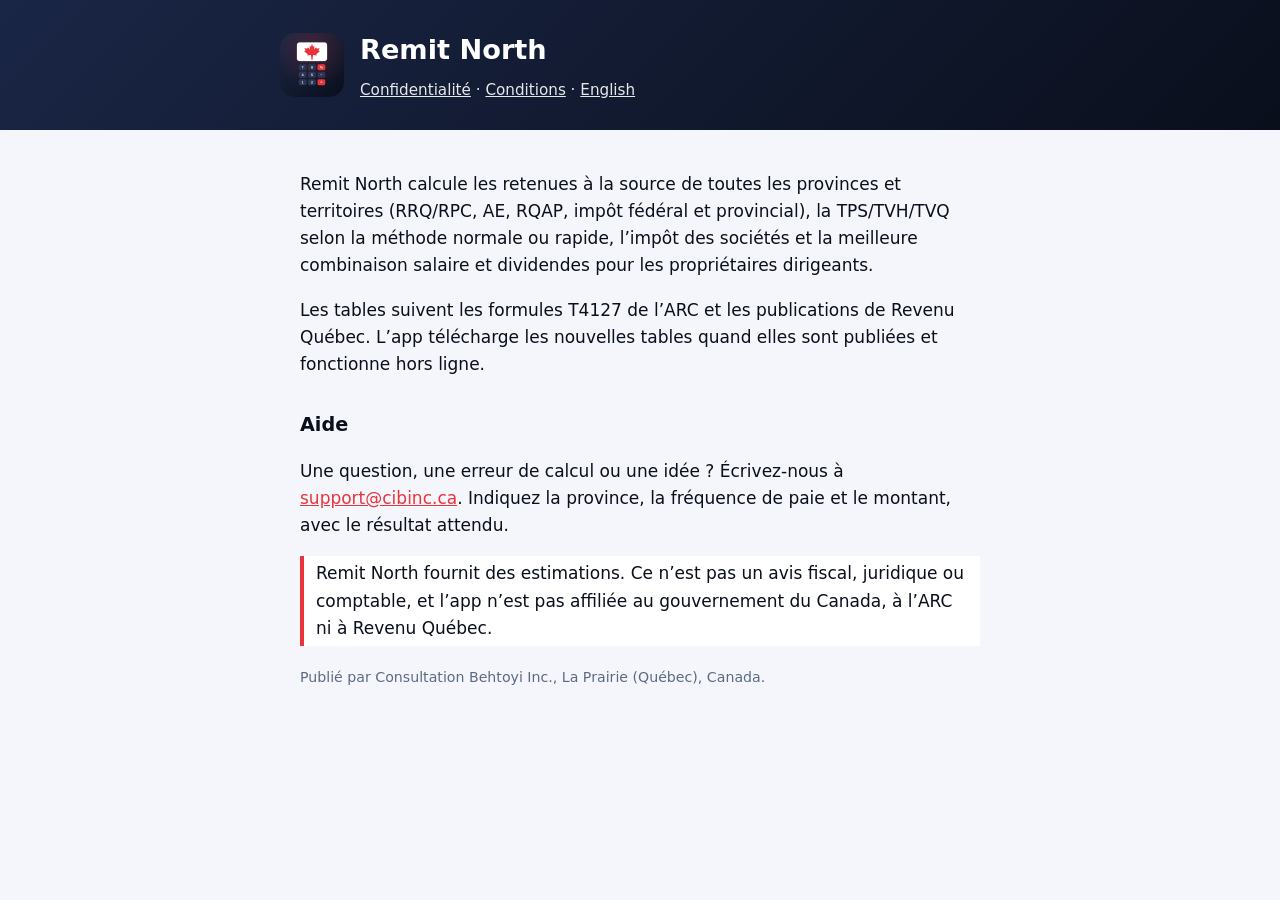
<file: index.html>
<!doctype html><html lang="fr-CA"><head><meta charset="utf-8"><meta name="viewport" content="width=device-width,initial-scale=1"><title>Remit North</title><link rel="stylesheet" href="style.css"><link rel="icon" href="icon.png"></head>
<body><header><div class="in"><img src="icon.png" alt=""><div><h1>Remit North</h1><nav><a href="privacy.html">Confidentialité</a> · <a href="terms.html">Conditions</a> · <a href="en/">English</a></nav></div></div></header>
<main>
<p>Remit North calcule les retenues à la source de toutes les provinces et territoires (RRQ/RPC, AE, RQAP, impôt fédéral et provincial), la TPS/TVH/TVQ selon la méthode normale ou rapide, l’impôt des sociétés et la meilleure combinaison salaire et dividendes pour les propriétaires dirigeants.</p>
<p>Les tables suivent les formules T4127 de l’ARC et les publications de Revenu Québec. L’app télécharge les nouvelles tables quand elles sont publiées et fonctionne hors ligne.</p>
<h2>Aide</h2>
<p>Une question, une erreur de calcul ou une idée ? Écrivez-nous à <a href="mailto:support@cibinc.ca">support@cibinc.ca</a>. Indiquez la province, la fréquence de paie et le montant, avec le résultat attendu.</p>
<p class="note">Remit North fournit des estimations. Ce n’est pas un avis fiscal, juridique ou comptable, et l’app n’est pas affiliée au gouvernement du Canada, à l’ARC ni à Revenu Québec.</p>
<p><small>Publié par Consultation Behtoyi Inc., La Prairie (Québec), Canada.</small></p>
</main></body></html>
</file>
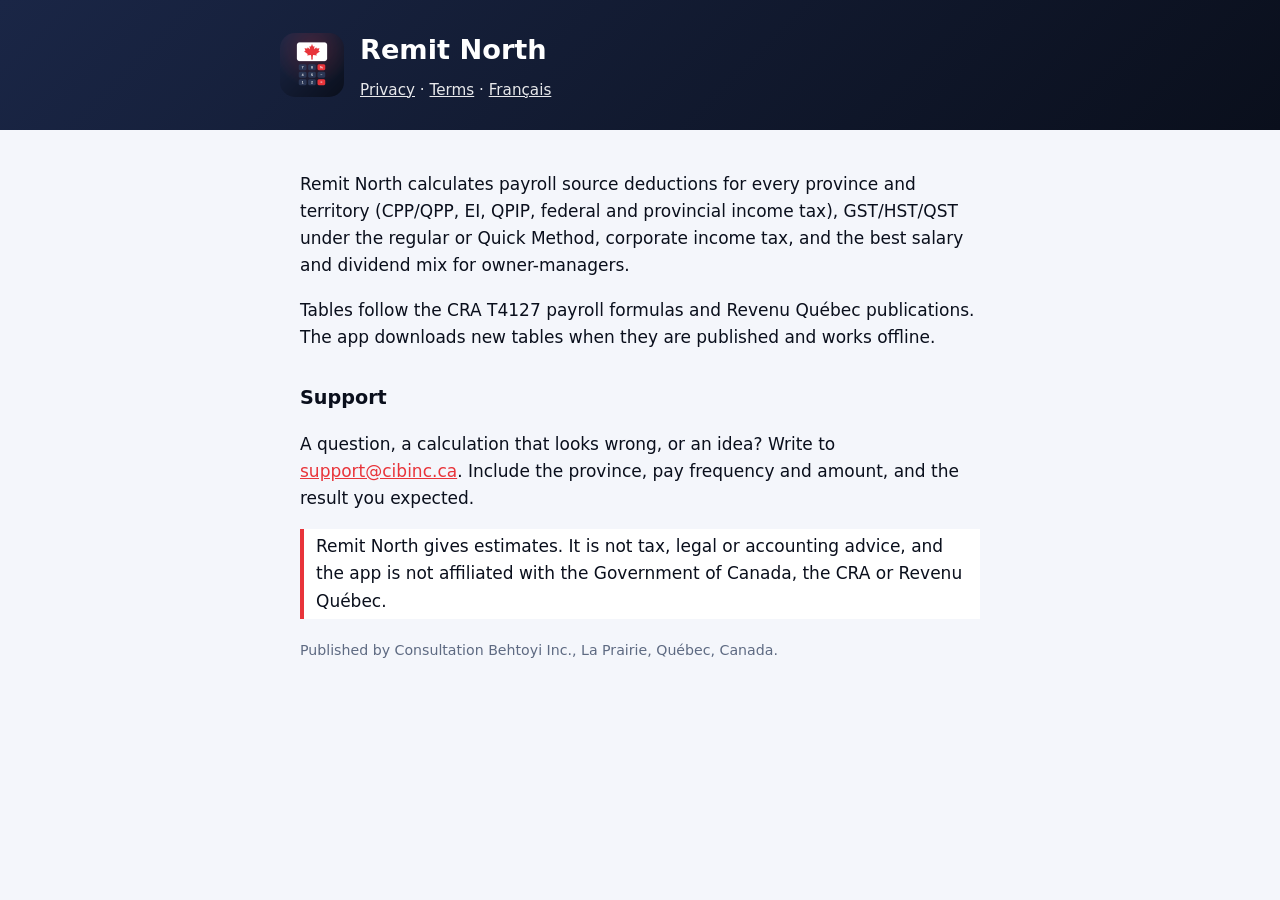
<file: en/index.html>
<!doctype html><html lang="en-CA"><head><meta charset="utf-8"><meta name="viewport" content="width=device-width,initial-scale=1"><title>Remit North</title><link rel="stylesheet" href="../style.css"><link rel="icon" href="../icon.png"></head>
<body><header><div class="in"><img src="../icon.png" alt=""><div><h1>Remit North</h1><nav><a href="privacy.html">Privacy</a> · <a href="terms.html">Terms</a> · <a href="../">Français</a></nav></div></div></header>
<main>
<p>Remit North calculates payroll source deductions for every province and territory (CPP/QPP, EI, QPIP, federal and provincial income tax), GST/HST/QST under the regular or Quick Method, corporate income tax, and the best salary and dividend mix for owner-managers.</p>
<p>Tables follow the CRA T4127 payroll formulas and Revenu Québec publications. The app downloads new tables when they are published and works offline.</p>
<h2>Support</h2>
<p>A question, a calculation that looks wrong, or an idea? Write to <a href="mailto:support@cibinc.ca">support@cibinc.ca</a>. Include the province, pay frequency and amount, and the result you expected.</p>
<p class="note">Remit North gives estimates. It is not tax, legal or accounting advice, and the app is not affiliated with the Government of Canada, the CRA or Revenu Québec.</p>
<p><small>Published by Consultation Behtoyi Inc., La Prairie, Québec, Canada.</small></p>
</main></body></html>
</file>
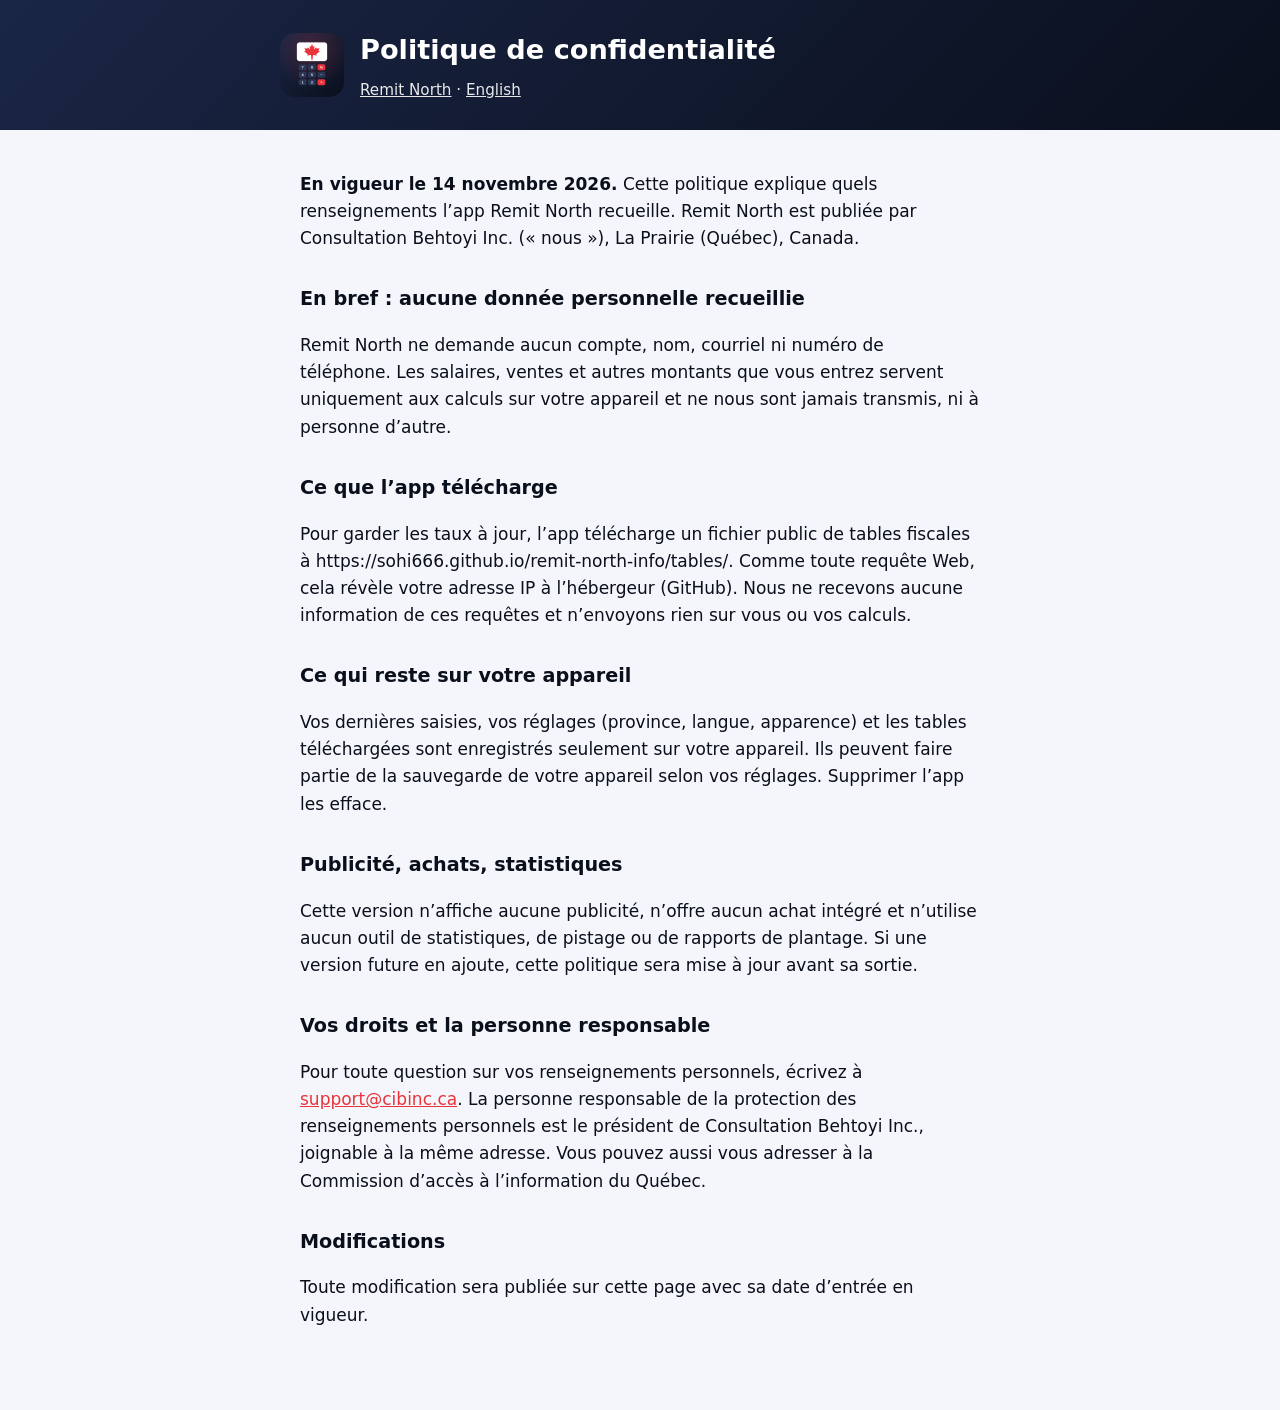
<file: privacy.html>
<!doctype html><html lang="fr-CA"><head><meta charset="utf-8"><meta name="viewport" content="width=device-width,initial-scale=1"><title>Politique de confidentialité</title><link rel="stylesheet" href="style.css"><link rel="icon" href="icon.png"></head>
<body><header><div class="in"><img src="icon.png" alt=""><div><h1>Politique de confidentialité</h1><nav><a href="index.html">Remit North</a> · <a href="en/privacy.html">English</a></nav></div></div></header>
<main>
<p><strong>En vigueur le 14 novembre 2026.</strong> Cette politique explique quels renseignements l’app Remit North recueille. Remit North est publiée par Consultation Behtoyi Inc. (« nous »), La Prairie (Québec), Canada.</p>
<h2>En bref : aucune donnée personnelle recueillie</h2>
<p>Remit North ne demande aucun compte, nom, courriel ni numéro de téléphone. Les salaires, ventes et autres montants que vous entrez servent uniquement aux calculs sur votre appareil et ne nous sont jamais transmis, ni à personne d’autre.</p>
<h2>Ce que l’app télécharge</h2>
<p>Pour garder les taux à jour, l’app télécharge un fichier public de tables fiscales à https://sohi666.github.io/remit-north-info/tables/. Comme toute requête Web, cela révèle votre adresse IP à l’hébergeur (GitHub). Nous ne recevons aucune information de ces requêtes et n’envoyons rien sur vous ou vos calculs.</p>
<h2>Ce qui reste sur votre appareil</h2>
<p>Vos dernières saisies, vos réglages (province, langue, apparence) et les tables téléchargées sont enregistrés seulement sur votre appareil. Ils peuvent faire partie de la sauvegarde de votre appareil selon vos réglages. Supprimer l’app les efface.</p>
<h2>Publicité, achats, statistiques</h2>
<p>Cette version n’affiche aucune publicité, n’offre aucun achat intégré et n’utilise aucun outil de statistiques, de pistage ou de rapports de plantage. Si une version future en ajoute, cette politique sera mise à jour avant sa sortie.</p>
<h2>Vos droits et la personne responsable</h2>
<p>Pour toute question sur vos renseignements personnels, écrivez à <a href="mailto:support@cibinc.ca">support@cibinc.ca</a>. La personne responsable de la protection des renseignements personnels est le président de Consultation Behtoyi Inc., joignable à la même adresse. Vous pouvez aussi vous adresser à la Commission d’accès à l’information du Québec.</p>
<h2>Modifications</h2>
<p>Toute modification sera publiée sur cette page avec sa date d’entrée en vigueur.</p>
</main></body></html>
</file>
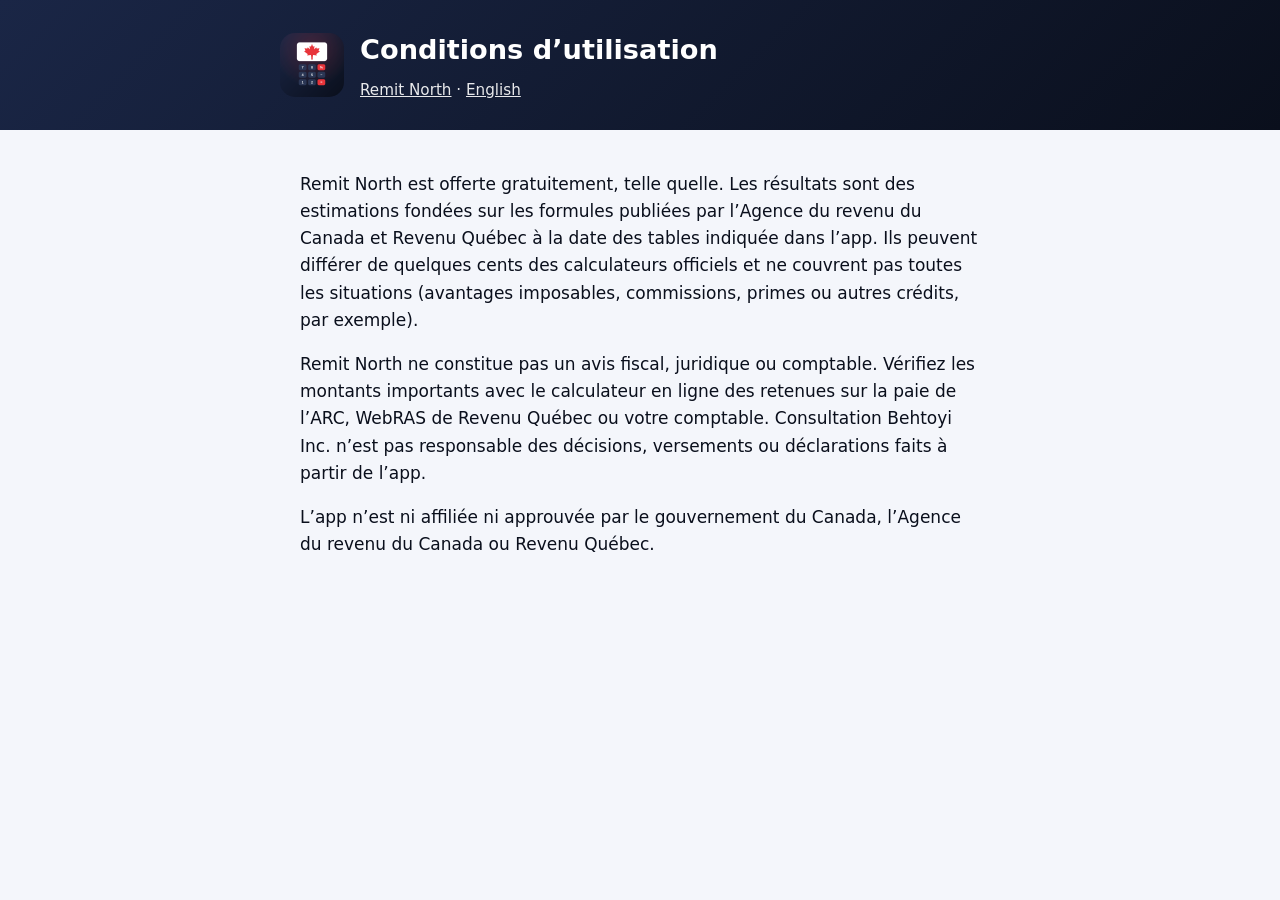
<file: terms.html>
<!doctype html><html lang="fr-CA"><head><meta charset="utf-8"><meta name="viewport" content="width=device-width,initial-scale=1"><title>Conditions d’utilisation</title><link rel="stylesheet" href="style.css"><link rel="icon" href="icon.png"></head>
<body><header><div class="in"><img src="icon.png" alt=""><div><h1>Conditions d’utilisation</h1><nav><a href="index.html">Remit North</a> · <a href="en/terms.html">English</a></nav></div></div></header>
<main>
<p>Remit North est offerte gratuitement, telle quelle. Les résultats sont des estimations fondées sur les formules publiées par l’Agence du revenu du Canada et Revenu Québec à la date des tables indiquée dans l’app. Ils peuvent différer de quelques cents des calculateurs officiels et ne couvrent pas toutes les situations (avantages imposables, commissions, primes ou autres crédits, par exemple).</p>
<p>Remit North ne constitue pas un avis fiscal, juridique ou comptable. Vérifiez les montants importants avec le calculateur en ligne des retenues sur la paie de l’ARC, WebRAS de Revenu Québec ou votre comptable. Consultation Behtoyi Inc. n’est pas responsable des décisions, versements ou déclarations faits à partir de l’app.</p>
<p>L’app n’est ni affiliée ni approuvée par le gouvernement du Canada, l’Agence du revenu du Canada ou Revenu Québec.</p>
</main></body></html>
</file>
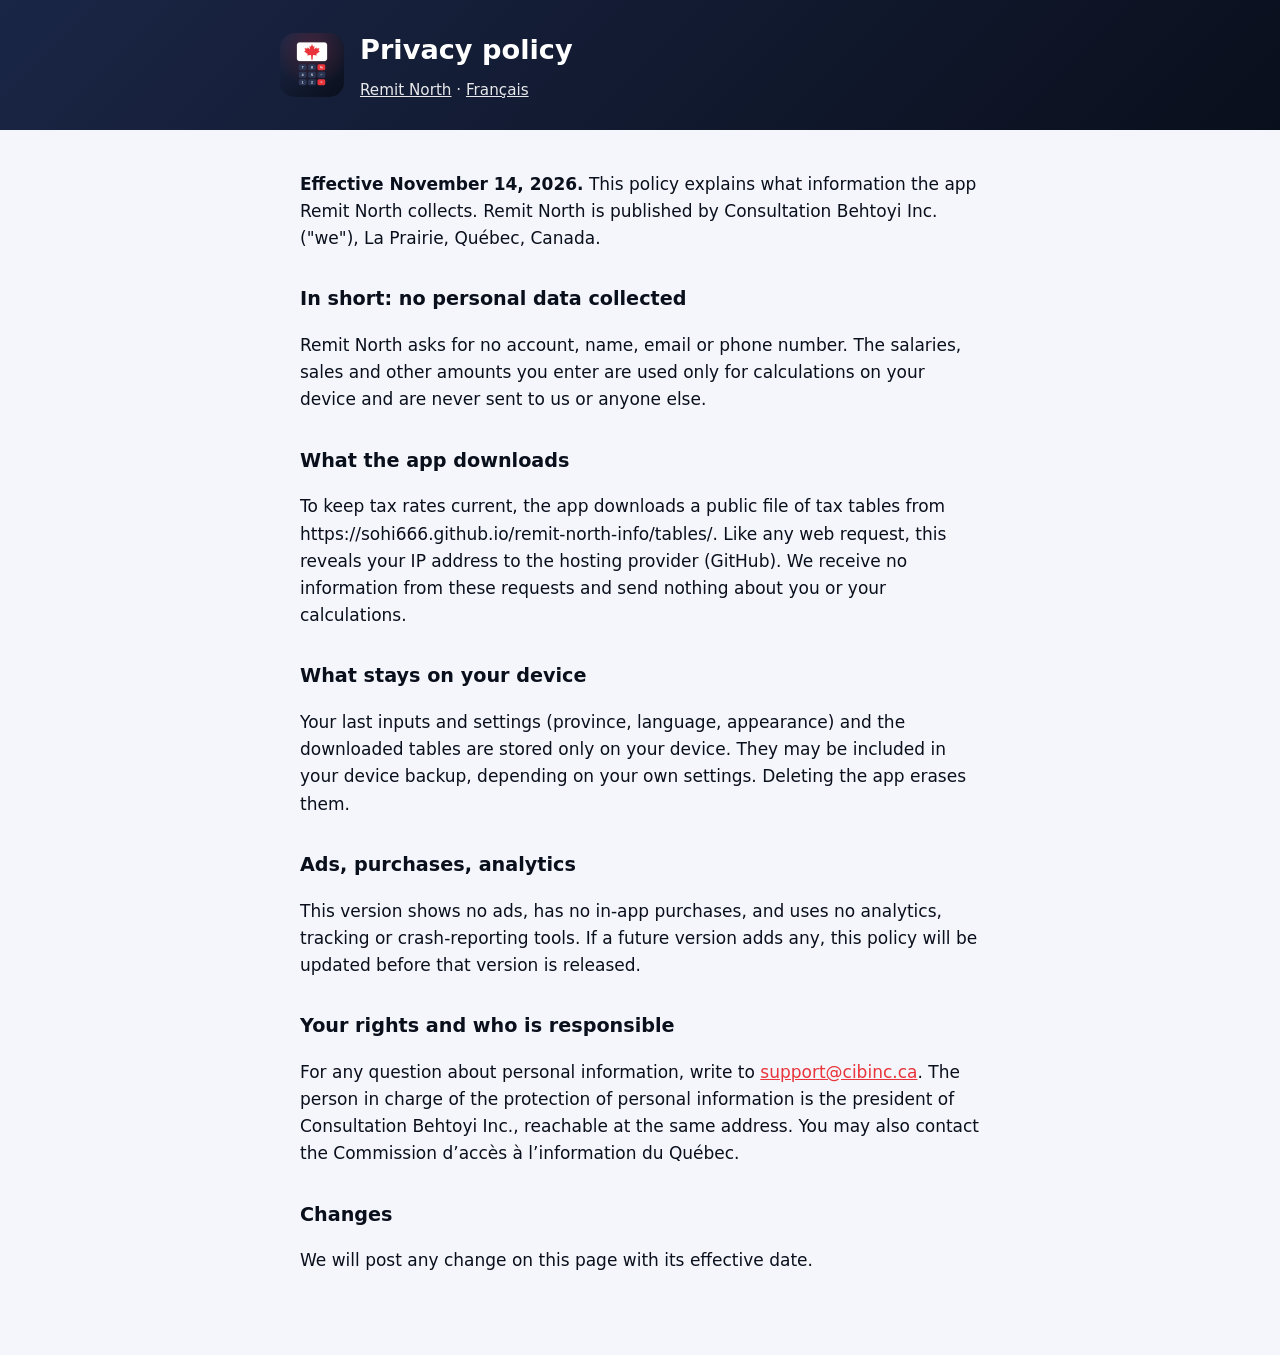
<file: en/privacy.html>
<!doctype html><html lang="en-CA"><head><meta charset="utf-8"><meta name="viewport" content="width=device-width,initial-scale=1"><title>Privacy policy</title><link rel="stylesheet" href="../style.css"><link rel="icon" href="../icon.png"></head>
<body><header><div class="in"><img src="../icon.png" alt=""><div><h1>Privacy policy</h1><nav><a href="index.html">Remit North</a> · <a href="../privacy.html">Français</a></nav></div></div></header>
<main>
<p><strong>Effective November 14, 2026.</strong> This policy explains what information the app Remit North collects. Remit North is published by Consultation Behtoyi Inc. ("we"), La Prairie, Québec, Canada.</p>
<h2>In short: no personal data collected</h2>
<p>Remit North asks for no account, name, email or phone number. The salaries, sales and other amounts you enter are used only for calculations on your device and are never sent to us or anyone else.</p>
<h2>What the app downloads</h2>
<p>To keep tax rates current, the app downloads a public file of tax tables from https://sohi666.github.io/remit-north-info/tables/. Like any web request, this reveals your IP address to the hosting provider (GitHub). We receive no information from these requests and send nothing about you or your calculations.</p>
<h2>What stays on your device</h2>
<p>Your last inputs and settings (province, language, appearance) and the downloaded tables are stored only on your device. They may be included in your device backup, depending on your own settings. Deleting the app erases them.</p>
<h2>Ads, purchases, analytics</h2>
<p>This version shows no ads, has no in-app purchases, and uses no analytics, tracking or crash-reporting tools. If a future version adds any, this policy will be updated before that version is released.</p>
<h2>Your rights and who is responsible</h2>
<p>For any question about personal information, write to <a href="mailto:support@cibinc.ca">support@cibinc.ca</a>. The person in charge of the protection of personal information is the president of Consultation Behtoyi Inc., reachable at the same address. You may also contact the Commission d’accès à l’information du Québec.</p>
<h2>Changes</h2>
<p>We will post any change on this page with its effective date.</p>
</main></body></html>
</file>
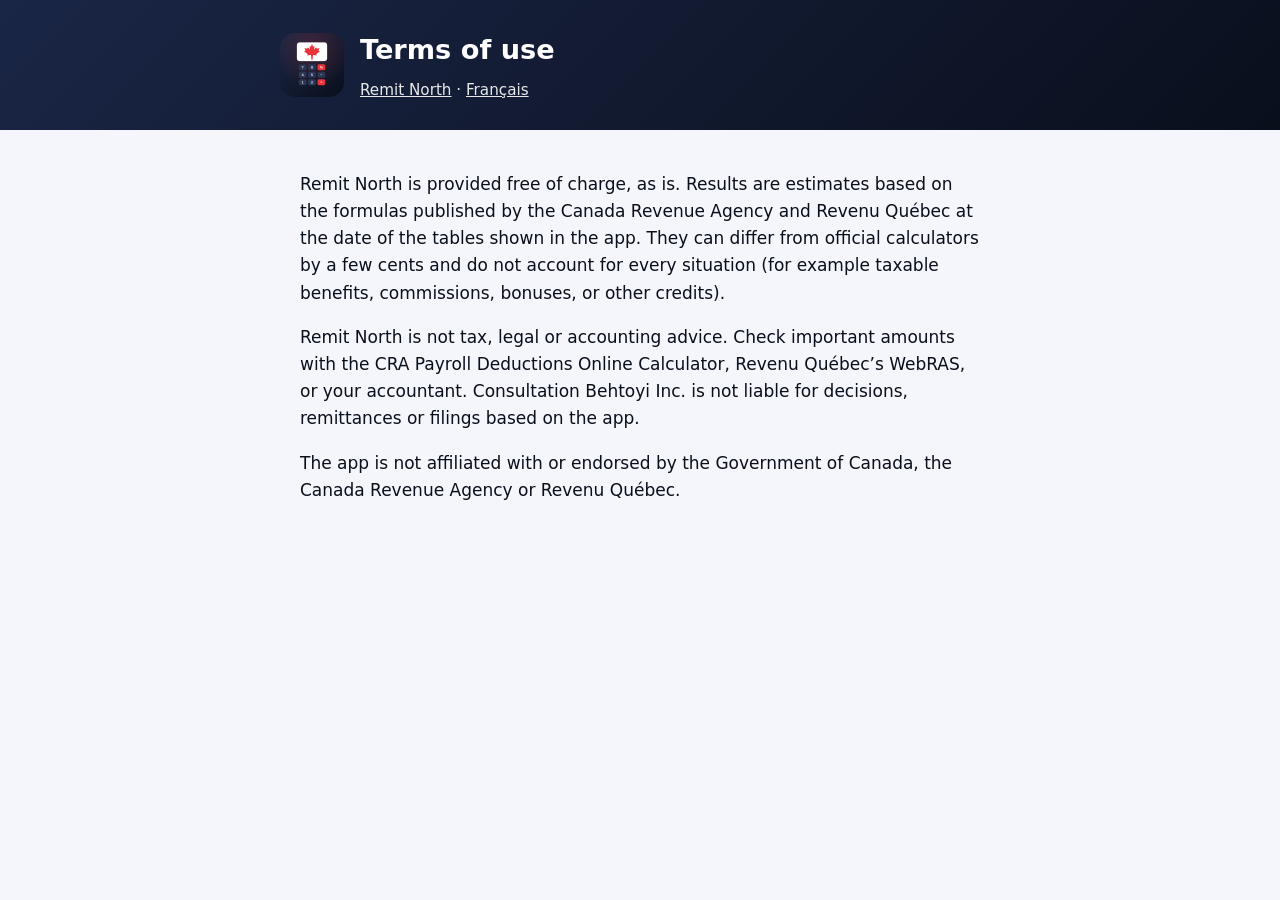
<file: en/terms.html>
<!doctype html><html lang="en-CA"><head><meta charset="utf-8"><meta name="viewport" content="width=device-width,initial-scale=1"><title>Terms of use</title><link rel="stylesheet" href="../style.css"><link rel="icon" href="../icon.png"></head>
<body><header><div class="in"><img src="../icon.png" alt=""><div><h1>Terms of use</h1><nav><a href="index.html">Remit North</a> · <a href="../terms.html">Français</a></nav></div></div></header>
<main>
<p>Remit North is provided free of charge, as is. Results are estimates based on the formulas published by the Canada Revenue Agency and Revenu Québec at the date of the tables shown in the app. They can differ from official calculators by a few cents and do not account for every situation (for example taxable benefits, commissions, bonuses, or other credits).</p>
<p>Remit North is not tax, legal or accounting advice. Check important amounts with the CRA Payroll Deductions Online Calculator, Revenu Québec’s WebRAS, or your accountant. Consultation Behtoyi Inc. is not liable for decisions, remittances or filings based on the app.</p>
<p>The app is not affiliated with or endorsed by the Government of Canada, the Canada Revenue Agency or Revenu Québec.</p>
</main></body></html>
</file>
<file: style.css>
:root { --ink:#0A0F1C; --navy:#1A2646; --red:#E8343A; --paper:#F4F6FB; --dim:#5E6A82; }
* { box-sizing: border-box; }
body { margin:0; background:var(--paper); color:var(--ink); font:17px/1.6 system-ui,-apple-system,"Segoe UI",Roboto,sans-serif; }
header { background:linear-gradient(135deg,var(--navy),var(--ink)); color:#fff; padding:28px 20px; }
header .in { max-width:720px; margin:0 auto; display:flex; gap:16px; align-items:center; }
header img { width:64px; height:64px; border-radius:15px; }
header a { color:#fff; }
main { max-width:720px; margin:0 auto; padding:24px 20px 64px; }
h1 { font-size:1.7rem; margin:0; }
h2 { font-size:1.2rem; margin-top:2rem; }
nav { margin-top:6px; font-size:.95rem; opacity:.9; }
a { color:var(--red); }
.note { border-left:4px solid var(--red); padding:4px 12px; background:#fff; }
small { color:var(--dim); }
</file>
